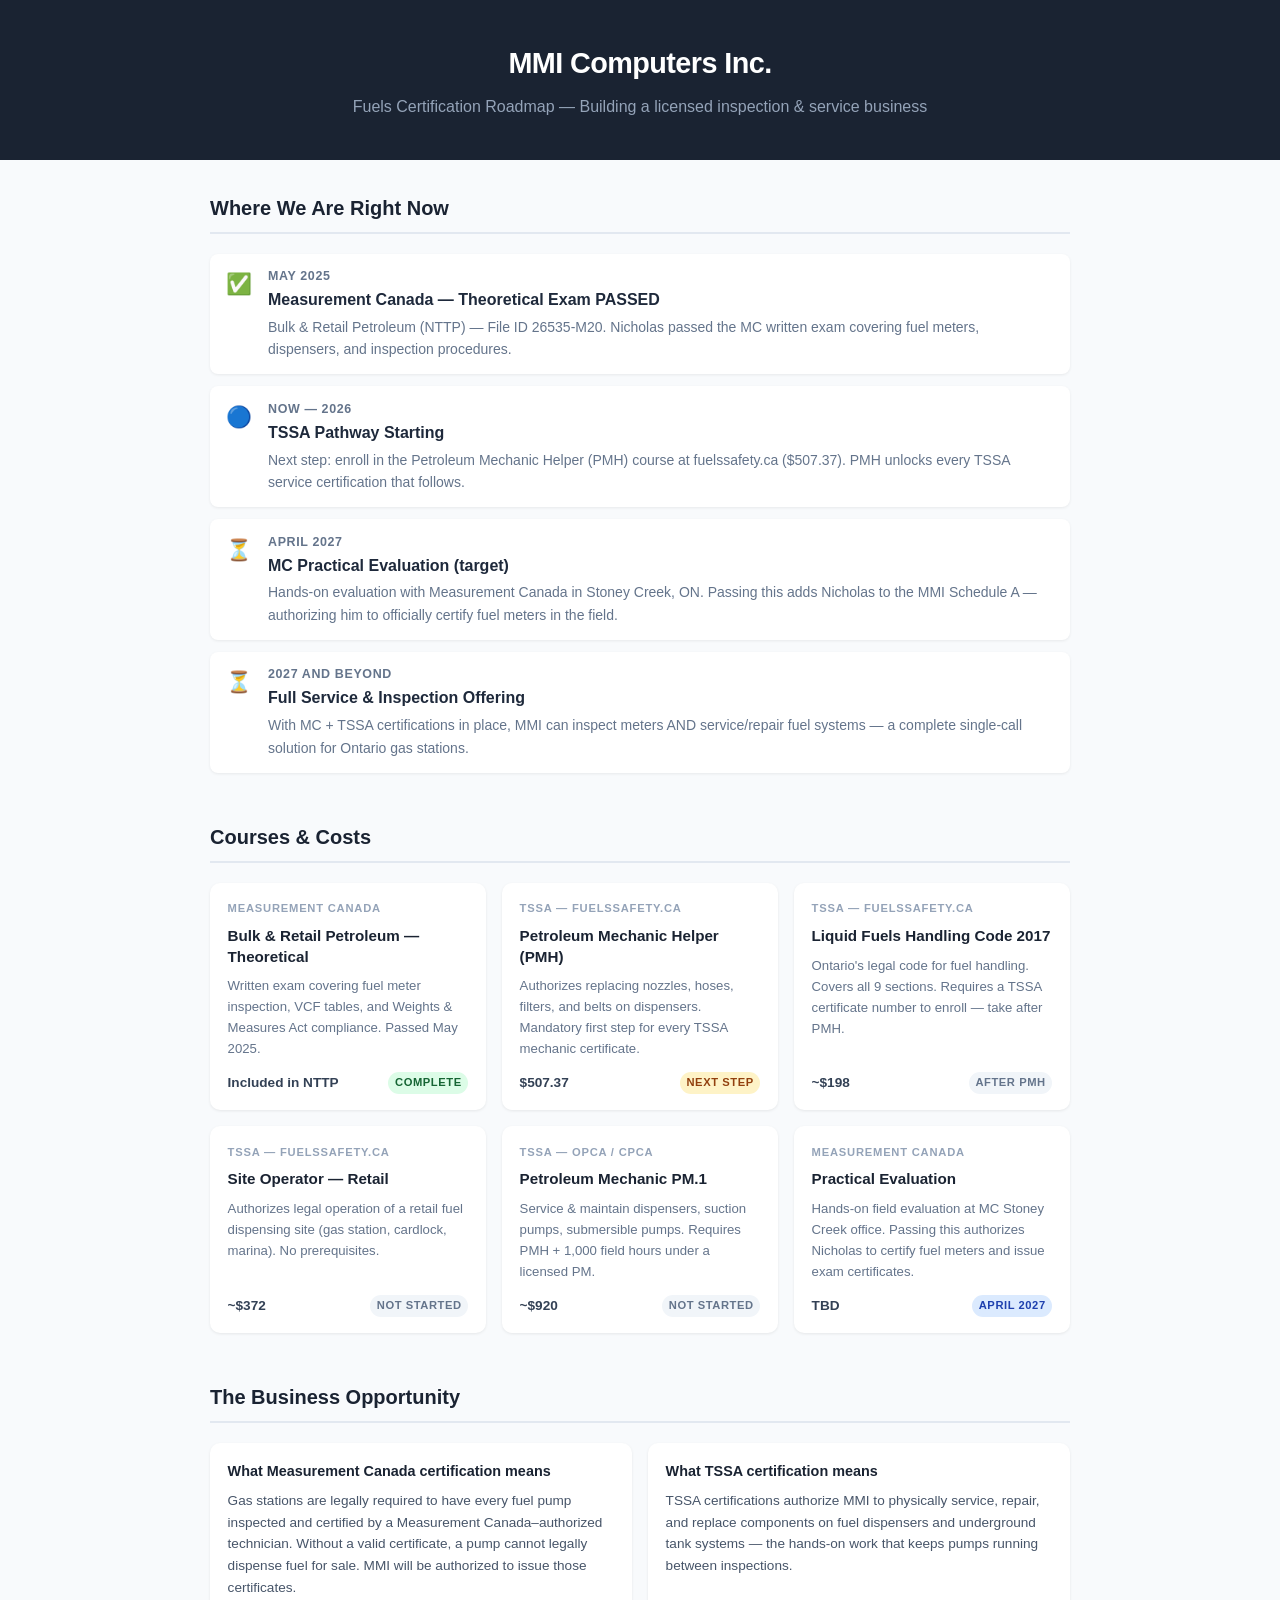
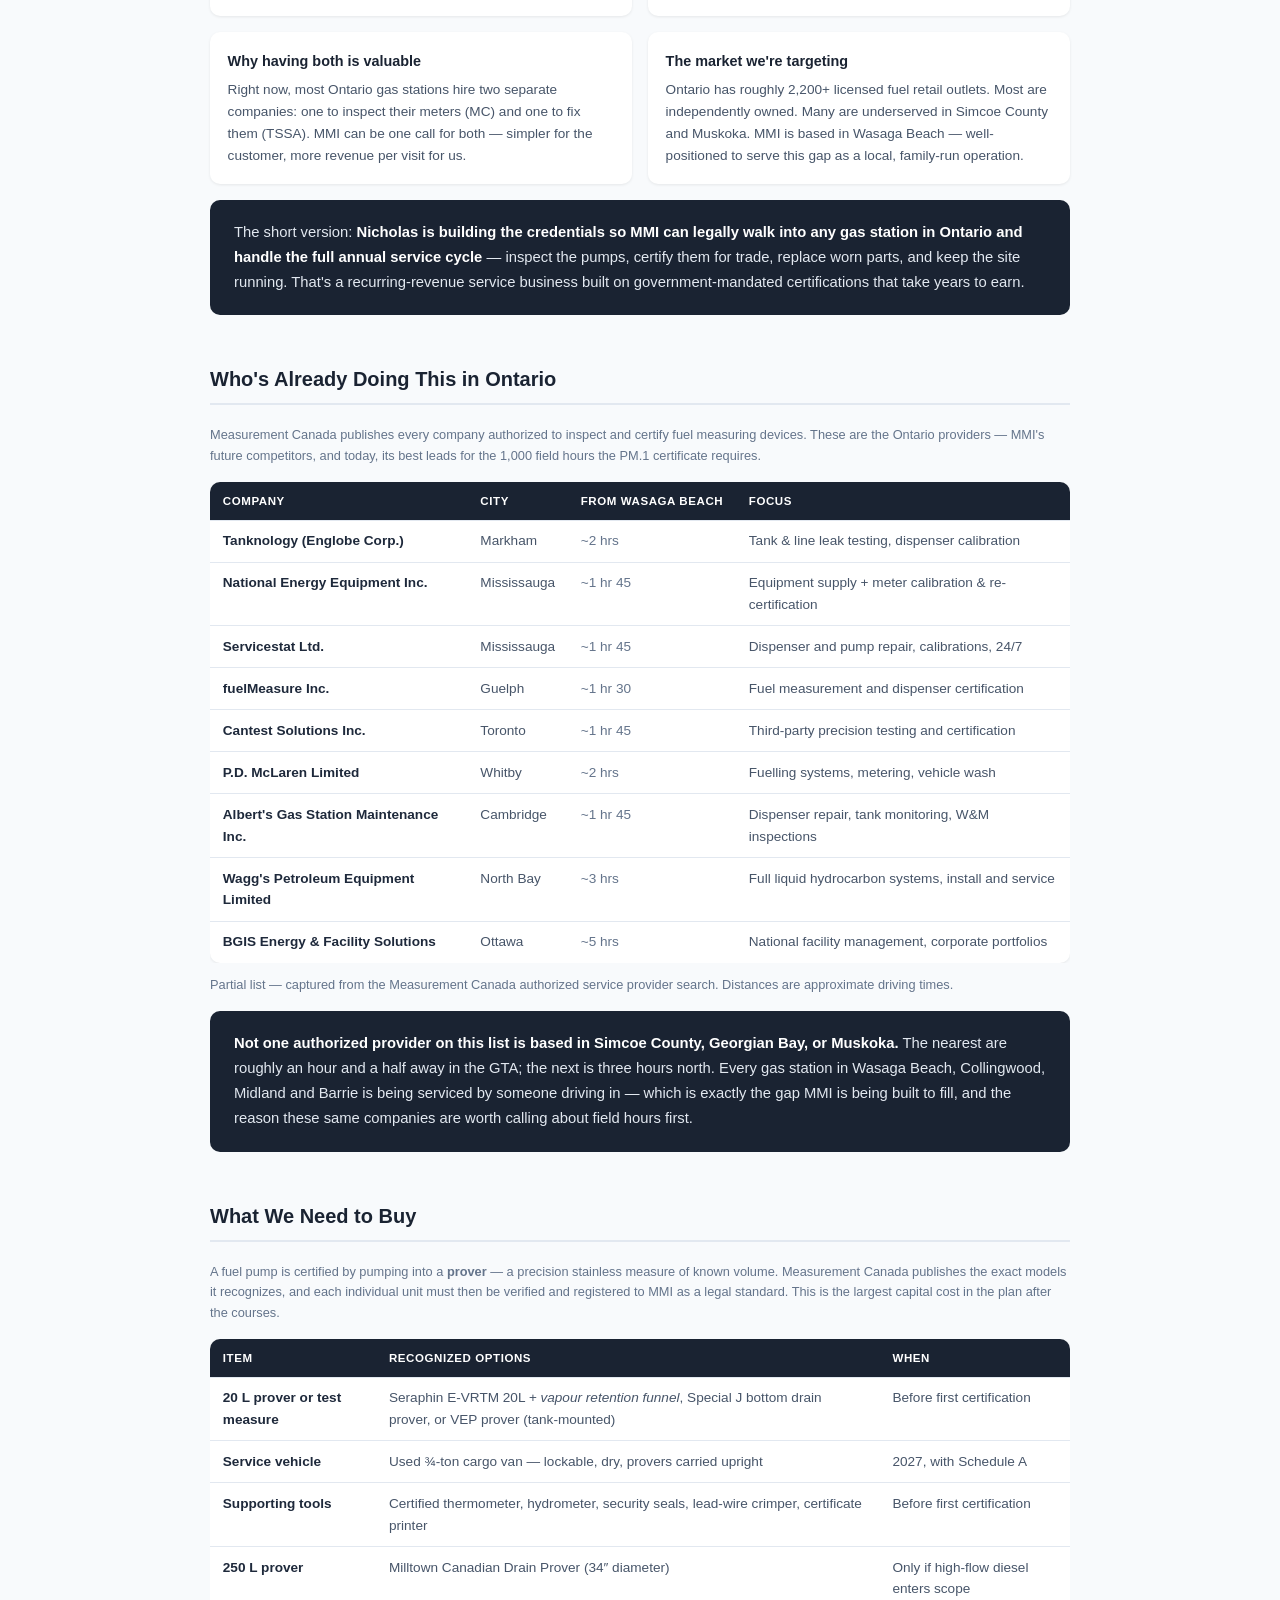
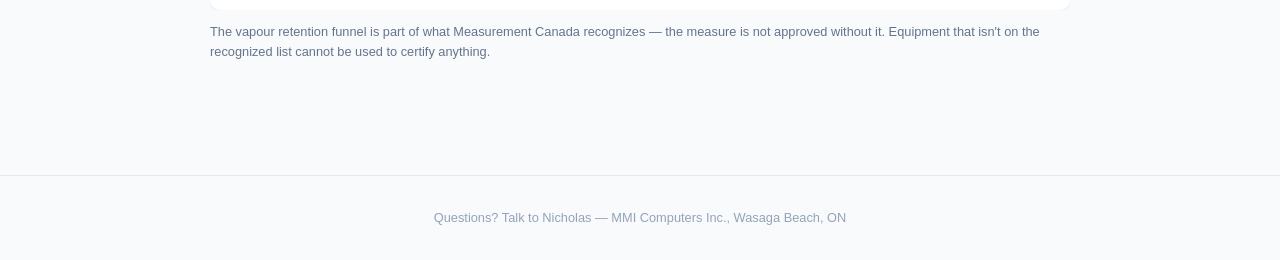
<file: docs/index.html>
<!DOCTYPE html>
<html lang="en">
<head>
  <meta charset="UTF-8">
  <meta name="viewport" content="width=device-width, initial-scale=1.0">
  <title>MMI — Fuels Certification Roadmap</title>
  <style>
    *, *::before, *::after { box-sizing: border-box; margin: 0; padding: 0; }

    body {
      font-family: -apple-system, BlinkMacSystemFont, 'Segoe UI', Roboto, Oxygen, sans-serif;
      background: #f8fafc;
      color: #1e293b;
      line-height: 1.6;
    }

    header {
      background: #1a2332;
      color: #fff;
      padding: 2.5rem 1.5rem;
      text-align: center;
    }
    header h1 {
      font-size: 1.8rem;
      font-weight: 700;
      letter-spacing: -0.02em;
    }
    header p {
      margin-top: 0.5rem;
      color: #94a3b8;
      font-size: 1rem;
    }

    main {
      max-width: 900px;
      margin: 0 auto;
      padding: 2rem 1.25rem 4rem;
    }

    section { margin-bottom: 3rem; }

    h2 {
      font-size: 1.25rem;
      font-weight: 700;
      color: #1a2332;
      border-bottom: 2px solid #e2e8f0;
      padding-bottom: 0.5rem;
      margin-bottom: 1.25rem;
    }

    /* ── Timeline ── */
    .timeline { list-style: none; }
    .timeline li {
      display: flex;
      gap: 1rem;
      align-items: flex-start;
      padding: 0.85rem 1rem;
      background: #fff;
      border-radius: 8px;
      margin-bottom: 0.75rem;
      box-shadow: 0 1px 3px rgba(0,0,0,0.07);
    }
    .timeline .icon { font-size: 1.3rem; flex-shrink: 0; }
    .timeline .date {
      font-size: 0.78rem;
      font-weight: 600;
      color: #64748b;
      text-transform: uppercase;
      letter-spacing: 0.05em;
      white-space: nowrap;
    }
    .timeline .detail { flex: 1; }
    .timeline .label {
      font-weight: 600;
      color: #1e293b;
    }
    .timeline .sub {
      font-size: 0.875rem;
      color: #64748b;
      margin-top: 0.2rem;
    }

    /* ── Course cards ── */
    .cards {
      display: grid;
      gap: 1rem;
      grid-template-columns: 1fr;
    }
    @media (min-width: 540px) { .cards { grid-template-columns: repeat(2, 1fr); } }
    @media (min-width: 780px) { .cards { grid-template-columns: repeat(3, 1fr); } }

    .card {
      background: #fff;
      border-radius: 10px;
      padding: 1.1rem 1.1rem 1rem;
      box-shadow: 0 1px 3px rgba(0,0,0,0.08);
      display: flex;
      flex-direction: column;
      gap: 0.5rem;
    }
    .card-authority {
      font-size: 0.7rem;
      font-weight: 700;
      text-transform: uppercase;
      letter-spacing: 0.07em;
      color: #94a3b8;
    }
    .card-name {
      font-size: 0.95rem;
      font-weight: 700;
      color: #1a2332;
      line-height: 1.35;
    }
    .card-desc {
      font-size: 0.825rem;
      color: #64748b;
      flex: 1;
    }
    .card-footer {
      display: flex;
      align-items: center;
      justify-content: space-between;
      margin-top: 0.25rem;
      gap: 0.5rem;
    }
    .card-price {
      font-size: 0.85rem;
      font-weight: 600;
      color: #334155;
    }
    .badge {
      display: inline-block;
      font-size: 0.7rem;
      font-weight: 700;
      text-transform: uppercase;
      letter-spacing: 0.05em;
      padding: 0.2em 0.6em;
      border-radius: 999px;
    }
    .badge-done    { background: #dcfce7; color: #166534; }
    .badge-active  { background: #dbeafe; color: #1e40af; }
    .badge-next    { background: #fef3c7; color: #92400e; }
    .badge-pending { background: #f1f5f9; color: #64748b; }

    /* ── Opportunity ── */
    .opportunity-grid {
      display: grid;
      gap: 1rem;
      grid-template-columns: 1fr;
    }
    @media (min-width: 600px) { .opportunity-grid { grid-template-columns: repeat(2, 1fr); } }

    .opp-card {
      background: #fff;
      border-radius: 10px;
      padding: 1.1rem;
      box-shadow: 0 1px 3px rgba(0,0,0,0.08);
    }
    .opp-card h3 {
      font-size: 0.9rem;
      font-weight: 700;
      color: #1a2332;
      margin-bottom: 0.4rem;
    }
    .opp-card p {
      font-size: 0.85rem;
      color: #475569;
    }

    .highlight-box {
      background: #1a2332;
      color: #e2e8f0;
      border-radius: 10px;
      padding: 1.25rem 1.5rem;
      margin-top: 1rem;
    }
    .highlight-box p {
      font-size: 0.925rem;
      line-height: 1.7;
    }
    .highlight-box strong { color: #fff; }

    /* ── Provider table ── */
    .table-wrap { overflow-x: auto; -webkit-overflow-scrolling: touch; }
    .provider-table {
      width: 100%;
      border-collapse: collapse;
      background: #fff;
      border-radius: 10px;
      overflow: hidden;
      box-shadow: 0 1px 3px rgba(0,0,0,0.08);
      font-size: 0.85rem;
      min-width: 480px;
    }
    .provider-table th {
      background: #1a2332;
      color: #fff;
      text-align: left;
      font-size: 0.72rem;
      text-transform: uppercase;
      letter-spacing: 0.05em;
      padding: 0.6rem 0.8rem;
      white-space: nowrap;
    }
    .provider-table td {
      padding: 0.6rem 0.8rem;
      border-top: 1px solid #e2e8f0;
      color: #475569;
      vertical-align: top;
    }
    .provider-table td:first-child { font-weight: 600; color: #1e293b; }
    .provider-table .dist { white-space: nowrap; color: #64748b; }
    .note {
      font-size: 0.8rem;
      color: #64748b;
      margin-top: 0.75rem;
    }

    footer {
      text-align: center;
      padding: 2rem 1rem;
      font-size: 0.8rem;
      color: #94a3b8;
      border-top: 1px solid #e2e8f0;
    }
  </style>
</head>
<body>

<header>
  <h1>MMI Computers Inc.</h1>
  <p>Fuels Certification Roadmap &mdash; Building a licensed inspection &amp; service business</p>
</header>

<main>

  <!-- ═══════════════════════════════════════════
       SECTION 1 — STATUS & TIMELINE
  ════════════════════════════════════════════ -->
  <section id="timeline">
    <h2>Where We Are Right Now</h2>
    <ul class="timeline">

      <li>
        <span class="icon">✅</span>
        <div class="detail">
          <div class="date">May 2025</div>
          <div class="label">Measurement Canada — Theoretical Exam PASSED</div>
          <div class="sub">Bulk &amp; Retail Petroleum (NTTP) &mdash; File ID 26535-M20. Nicholas passed the MC written exam covering fuel meters, dispensers, and inspection procedures.</div>
        </div>
      </li>

      <li>
        <span class="icon">🔵</span>
        <div class="detail">
          <div class="date">Now — 2026</div>
          <div class="label">TSSA Pathway Starting</div>
          <div class="sub">Next step: enroll in the Petroleum Mechanic Helper (PMH) course at fuelssafety.ca ($507.37). PMH unlocks every TSSA service certification that follows.</div>
        </div>
      </li>

      <li>
        <span class="icon">⏳</span>
        <div class="detail">
          <div class="date">April 2027</div>
          <div class="label">MC Practical Evaluation (target)</div>
          <div class="sub">Hands-on evaluation with Measurement Canada in Stoney Creek, ON. Passing this adds Nicholas to the MMI Schedule A — authorizing him to officially certify fuel meters in the field.</div>
        </div>
      </li>

      <li>
        <span class="icon">⏳</span>
        <div class="detail">
          <div class="date">2027 and beyond</div>
          <div class="label">Full Service &amp; Inspection Offering</div>
          <div class="sub">With MC + TSSA certifications in place, MMI can inspect meters AND service/repair fuel systems — a complete single-call solution for Ontario gas stations.</div>
        </div>
      </li>

    </ul>
  </section>

  <!-- ═══════════════════════════════════════════
       SECTION 2 — COURSES & COSTS
  ════════════════════════════════════════════ -->
  <section id="courses">
    <h2>Courses &amp; Costs</h2>
    <div class="cards">

      <div class="card">
        <div class="card-authority">Measurement Canada</div>
        <div class="card-name">Bulk &amp; Retail Petroleum — Theoretical</div>
        <div class="card-desc">Written exam covering fuel meter inspection, VCF tables, and Weights &amp; Measures Act compliance. Passed May 2025.</div>
        <div class="card-footer">
          <span class="card-price">Included in NTTP</span>
          <span class="badge badge-done">Complete</span>
        </div>
      </div>

      <div class="card">
        <div class="card-authority">TSSA &mdash; fuelssafety.ca</div>
        <div class="card-name">Petroleum Mechanic Helper (PMH)</div>
        <div class="card-desc">Authorizes replacing nozzles, hoses, filters, and belts on dispensers. Mandatory first step for every TSSA mechanic certificate.</div>
        <div class="card-footer">
          <span class="card-price">$507.37</span>
          <span class="badge badge-next">Next Step</span>
        </div>
      </div>

      <div class="card">
        <div class="card-authority">TSSA &mdash; fuelssafety.ca</div>
        <div class="card-name">Liquid Fuels Handling Code 2017</div>
        <div class="card-desc">Ontario's legal code for fuel handling. Covers all 9 sections. Requires a TSSA certificate number to enroll — take after PMH.</div>
        <div class="card-footer">
          <span class="card-price">~$198</span>
          <span class="badge badge-pending">After PMH</span>
        </div>
      </div>

      <div class="card">
        <div class="card-authority">TSSA &mdash; fuelssafety.ca</div>
        <div class="card-name">Site Operator — Retail</div>
        <div class="card-desc">Authorizes legal operation of a retail fuel dispensing site (gas station, cardlock, marina). No prerequisites.</div>
        <div class="card-footer">
          <span class="card-price">~$372</span>
          <span class="badge badge-pending">Not Started</span>
        </div>
      </div>

      <div class="card">
        <div class="card-authority">TSSA &mdash; OPCA / CPCA</div>
        <div class="card-name">Petroleum Mechanic PM.1</div>
        <div class="card-desc">Service &amp; maintain dispensers, suction pumps, submersible pumps. Requires PMH + 1,000 field hours under a licensed PM.</div>
        <div class="card-footer">
          <span class="card-price">~$920</span>
          <span class="badge badge-pending">Not Started</span>
        </div>
      </div>

      <div class="card">
        <div class="card-authority">Measurement Canada</div>
        <div class="card-name">Practical Evaluation</div>
        <div class="card-desc">Hands-on field evaluation at MC Stoney Creek office. Passing this authorizes Nicholas to certify fuel meters and issue exam certificates.</div>
        <div class="card-footer">
          <span class="card-price">TBD</span>
          <span class="badge badge-active">April 2027</span>
        </div>
      </div>

    </div>
  </section>

  <!-- ═══════════════════════════════════════════
       SECTION 3 — THE BUSINESS OPPORTUNITY
  ════════════════════════════════════════════ -->
  <section id="opportunity">
    <h2>The Business Opportunity</h2>

    <div class="opportunity-grid">

      <div class="opp-card">
        <h3>What Measurement Canada certification means</h3>
        <p>Gas stations are legally required to have every fuel pump inspected and certified by a Measurement Canada–authorized technician. Without a valid certificate, a pump cannot legally dispense fuel for sale. MMI will be authorized to issue those certificates.</p>
      </div>

      <div class="opp-card">
        <h3>What TSSA certification means</h3>
        <p>TSSA certifications authorize MMI to physically service, repair, and replace components on fuel dispensers and underground tank systems — the hands-on work that keeps pumps running between inspections.</p>
      </div>

      <div class="opp-card">
        <h3>Why having both is valuable</h3>
        <p>Right now, most Ontario gas stations hire two separate companies: one to inspect their meters (MC) and one to fix them (TSSA). MMI can be one call for both — simpler for the customer, more revenue per visit for us.</p>
      </div>

      <div class="opp-card">
        <h3>The market we're targeting</h3>
        <p>Ontario has roughly 2,200+ licensed fuel retail outlets. Most are independently owned. Many are underserved in Simcoe County and Muskoka. MMI is based in Wasaga Beach — well-positioned to serve this gap as a local, family-run operation.</p>
      </div>

    </div>

    <div class="highlight-box">
      <p>The short version: <strong>Nicholas is building the credentials so MMI can legally walk into any gas station in Ontario and handle the full annual service cycle</strong> — inspect the pumps, certify them for trade, replace worn parts, and keep the site running. That's a recurring-revenue service business built on government-mandated certifications that take years to earn.</p>
    </div>

  </section>

  <!-- ═══════════════════════════════════════════
       SECTION 4 — WHO'S ALREADY DOING THIS
  ════════════════════════════════════════════ -->
  <section id="providers">
    <h2>Who's Already Doing This in Ontario</h2>

    <p class="note" style="margin-top:0; margin-bottom:1rem;">
      Measurement Canada publishes every company authorized to inspect and certify fuel measuring devices.
      These are the Ontario providers &mdash; MMI's future competitors, and today, its best leads for the
      1,000 field hours the PM.1 certificate requires.
    </p>

    <div class="table-wrap">
      <table class="provider-table">
        <thead>
          <tr><th>Company</th><th>City</th><th>From Wasaga Beach</th><th>Focus</th></tr>
        </thead>
        <tbody>
          <tr><td>Tanknology (Englobe Corp.)</td><td>Markham</td><td class="dist">~2 hrs</td><td>Tank &amp; line leak testing, dispenser calibration</td></tr>
          <tr><td>National Energy Equipment Inc.</td><td>Mississauga</td><td class="dist">~1 hr 45</td><td>Equipment supply + meter calibration &amp; re-certification</td></tr>
          <tr><td>Servicestat Ltd.</td><td>Mississauga</td><td class="dist">~1 hr 45</td><td>Dispenser and pump repair, calibrations, 24/7</td></tr>
          <tr><td>fuelMeasure Inc.</td><td>Guelph</td><td class="dist">~1 hr 30</td><td>Fuel measurement and dispenser certification</td></tr>
          <tr><td>Cantest Solutions Inc.</td><td>Toronto</td><td class="dist">~1 hr 45</td><td>Third-party precision testing and certification</td></tr>
          <tr><td>P.D. McLaren Limited</td><td>Whitby</td><td class="dist">~2 hrs</td><td>Fuelling systems, metering, vehicle wash</td></tr>
          <tr><td>Albert's Gas Station Maintenance Inc.</td><td>Cambridge</td><td class="dist">~1 hr 45</td><td>Dispenser repair, tank monitoring, W&amp;M inspections</td></tr>
          <tr><td>Wagg's Petroleum Equipment Limited</td><td>North Bay</td><td class="dist">~3 hrs</td><td>Full liquid hydrocarbon systems, install and service</td></tr>
          <tr><td>BGIS Energy &amp; Facility Solutions</td><td>Ottawa</td><td class="dist">~5 hrs</td><td>National facility management, corporate portfolios</td></tr>
        </tbody>
      </table>
    </div>

    <p class="note">Partial list &mdash; captured from the Measurement Canada authorized service provider search. Distances are approximate driving times.</p>

    <div class="highlight-box">
      <p><strong>Not one authorized provider on this list is based in Simcoe County, Georgian Bay, or Muskoka.</strong>
      The nearest are roughly an hour and a half away in the GTA; the next is three hours north.
      Every gas station in Wasaga Beach, Collingwood, Midland and Barrie is being serviced by someone
      driving in &mdash; which is exactly the gap MMI is being built to fill, and the reason these same
      companies are worth calling about field hours first.</p>
    </div>

  </section>

  <!-- ═══════════════════════════════════════════
       SECTION 5 — EQUIPMENT
  ════════════════════════════════════════════ -->
  <section id="equipment">
    <h2>What We Need to Buy</h2>

    <p class="note" style="margin-top:0; margin-bottom:1rem;">
      A fuel pump is certified by pumping into a <strong>prover</strong> &mdash; a precision stainless measure
      of known volume. Measurement Canada publishes the exact models it recognizes, and each individual unit
      must then be verified and registered to MMI as a legal standard. This is the largest capital cost in
      the plan after the courses.
    </p>

    <div class="table-wrap">
      <table class="provider-table">
        <thead>
          <tr><th>Item</th><th>Recognized options</th><th>When</th></tr>
        </thead>
        <tbody>
          <tr>
            <td>20 L prover or test measure</td>
            <td>Seraphin E-VRTM 20L <em>+ vapour retention funnel</em>, Special J bottom drain prover, or VEP prover (tank-mounted)</td>
            <td>Before first certification</td>
          </tr>
          <tr>
            <td>Service vehicle</td>
            <td>Used &frac34;-ton cargo van &mdash; lockable, dry, provers carried upright</td>
            <td>2027, with Schedule A</td>
          </tr>
          <tr>
            <td>Supporting tools</td>
            <td>Certified thermometer, hydrometer, security seals, lead-wire crimper, certificate printer</td>
            <td>Before first certification</td>
          </tr>
          <tr>
            <td>250 L prover</td>
            <td>Milltown Canadian Drain Prover (34&Prime; diameter)</td>
            <td>Only if high-flow diesel enters scope</td>
          </tr>
        </tbody>
      </table>
    </div>

    <p class="note">
      The vapour retention funnel is part of what Measurement Canada recognizes &mdash; the measure is not
      approved without it. Equipment that isn't on the recognized list cannot be used to certify anything.
    </p>

  </section>

</main>

<footer>
  Questions? Talk to Nicholas &mdash; MMI Computers Inc., Wasaga Beach, ON
</footer>

</body>
</html>
</file>
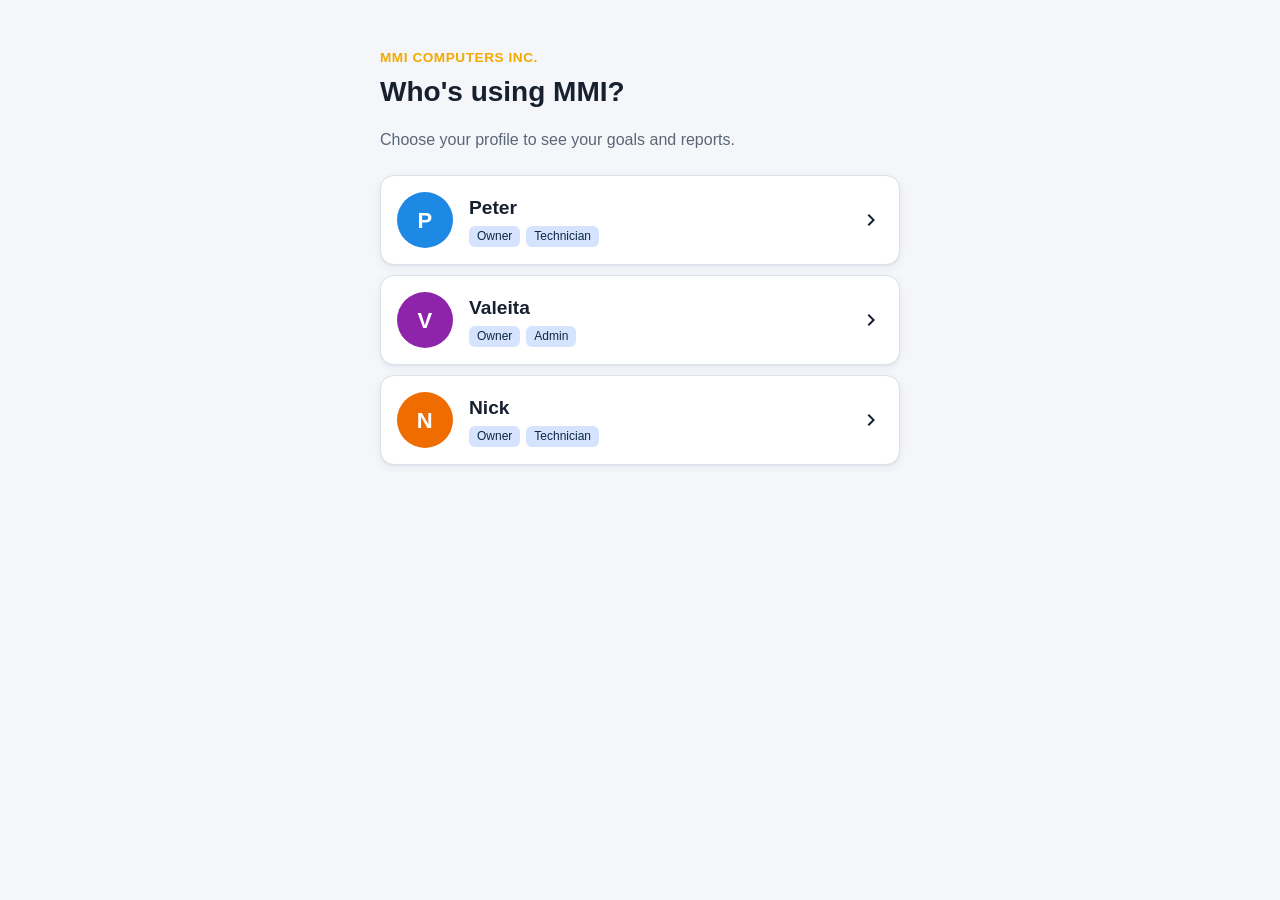
<file: docs/app/index.html>
<!DOCTYPE html>
<html lang="en">
<head>
  <meta charset="UTF-8">
  <meta name="viewport" content="width=device-width, initial-scale=1.0, viewport-fit=cover">
  <title>MMI Members</title>
  <meta name="description" content="Profiles, goals and reports for MMI Computers Inc.">
  <meta name="theme-color" content="#1f3a5f">
  <meta name="apple-mobile-web-app-capable" content="yes">
  <meta name="mobile-web-app-capable" content="yes">
  <meta name="apple-mobile-web-app-title" content="MMI">
  <meta name="apple-mobile-web-app-status-bar-style" content="black-translucent">
  <link rel="manifest" href="manifest.webmanifest">
  <link rel="icon" href="icons/icon-192.png" type="image/png">
  <link rel="apple-touch-icon" href="icons/apple-touch-icon.png">
  <link rel="stylesheet" href="app.css">
</head>
<body>
  <div id="app"></div>
  <nav id="tabs" class="tabs" hidden></nav>
  <div id="dialog-root"></div>
  <script src="vcf-tables.js"></script>
  <script src="sops.js"></script>
  <script src="app.js"></script>
</body>
</html>
</file>
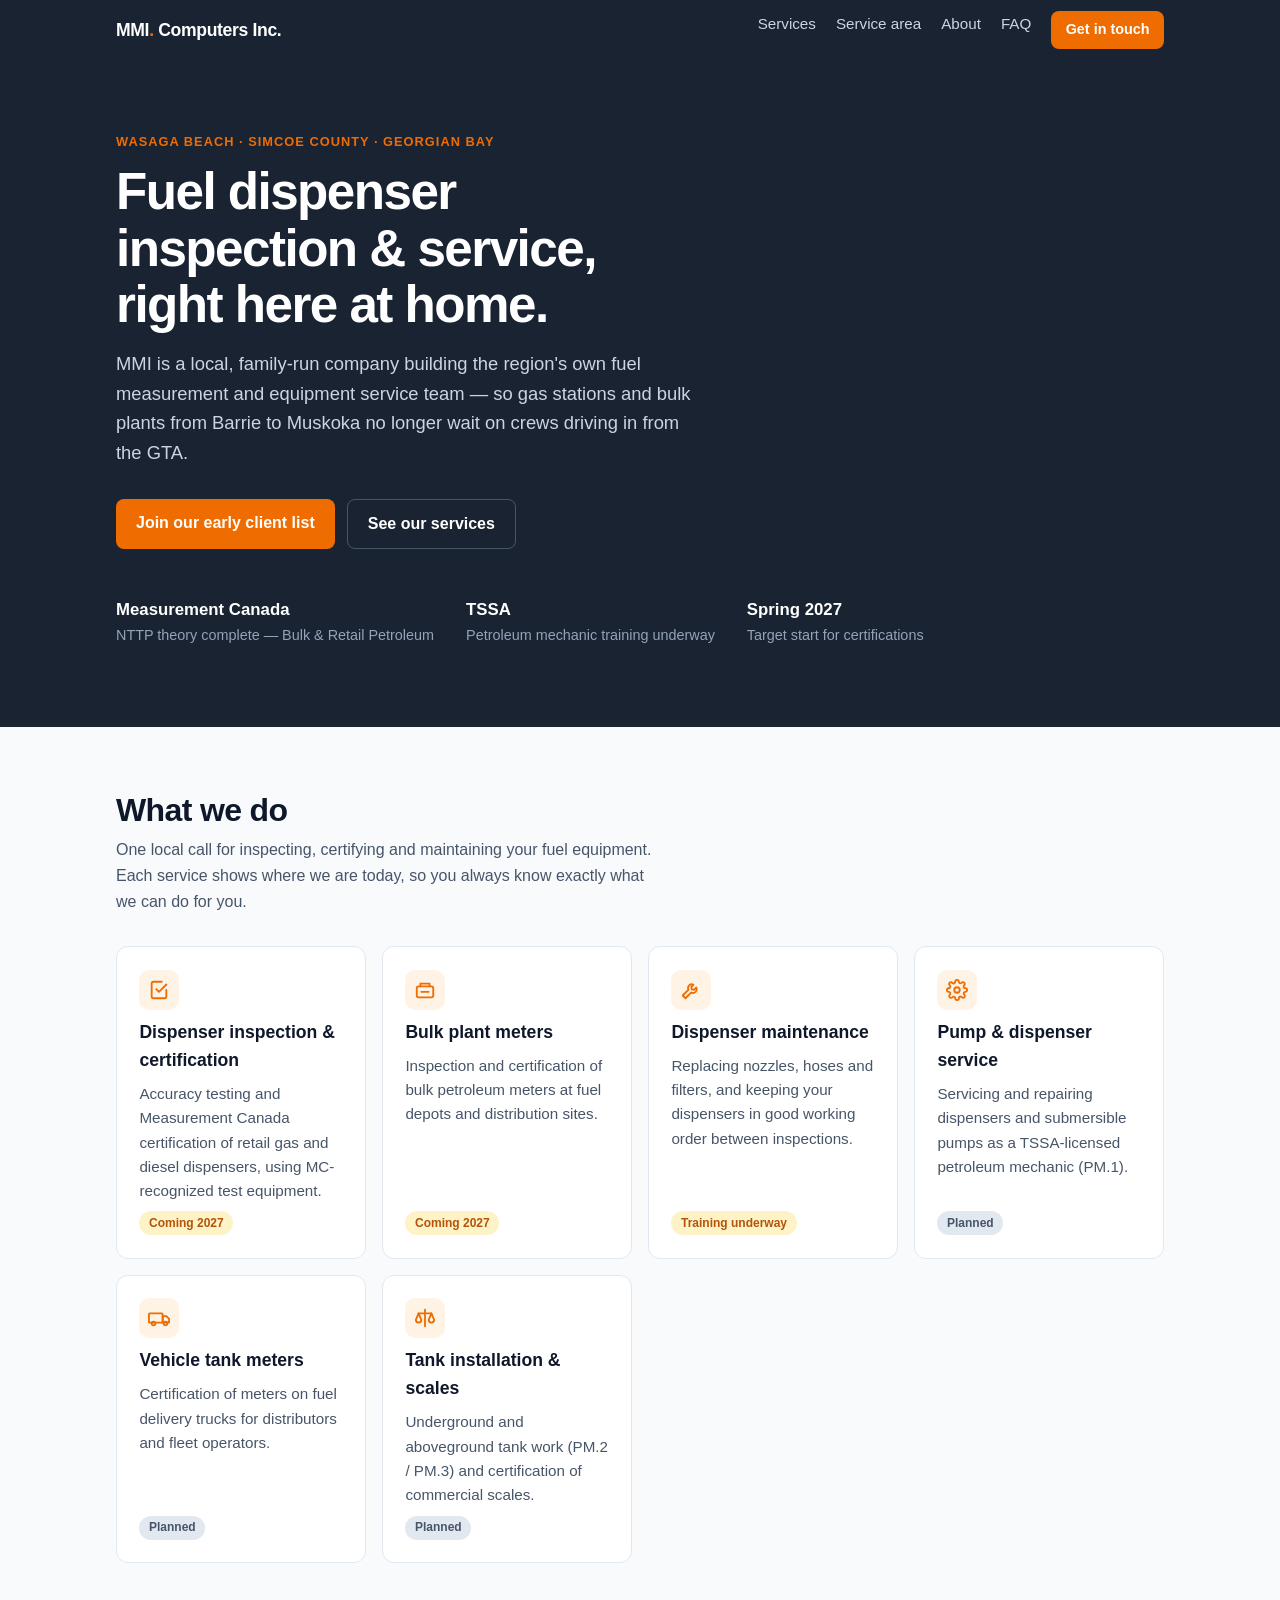
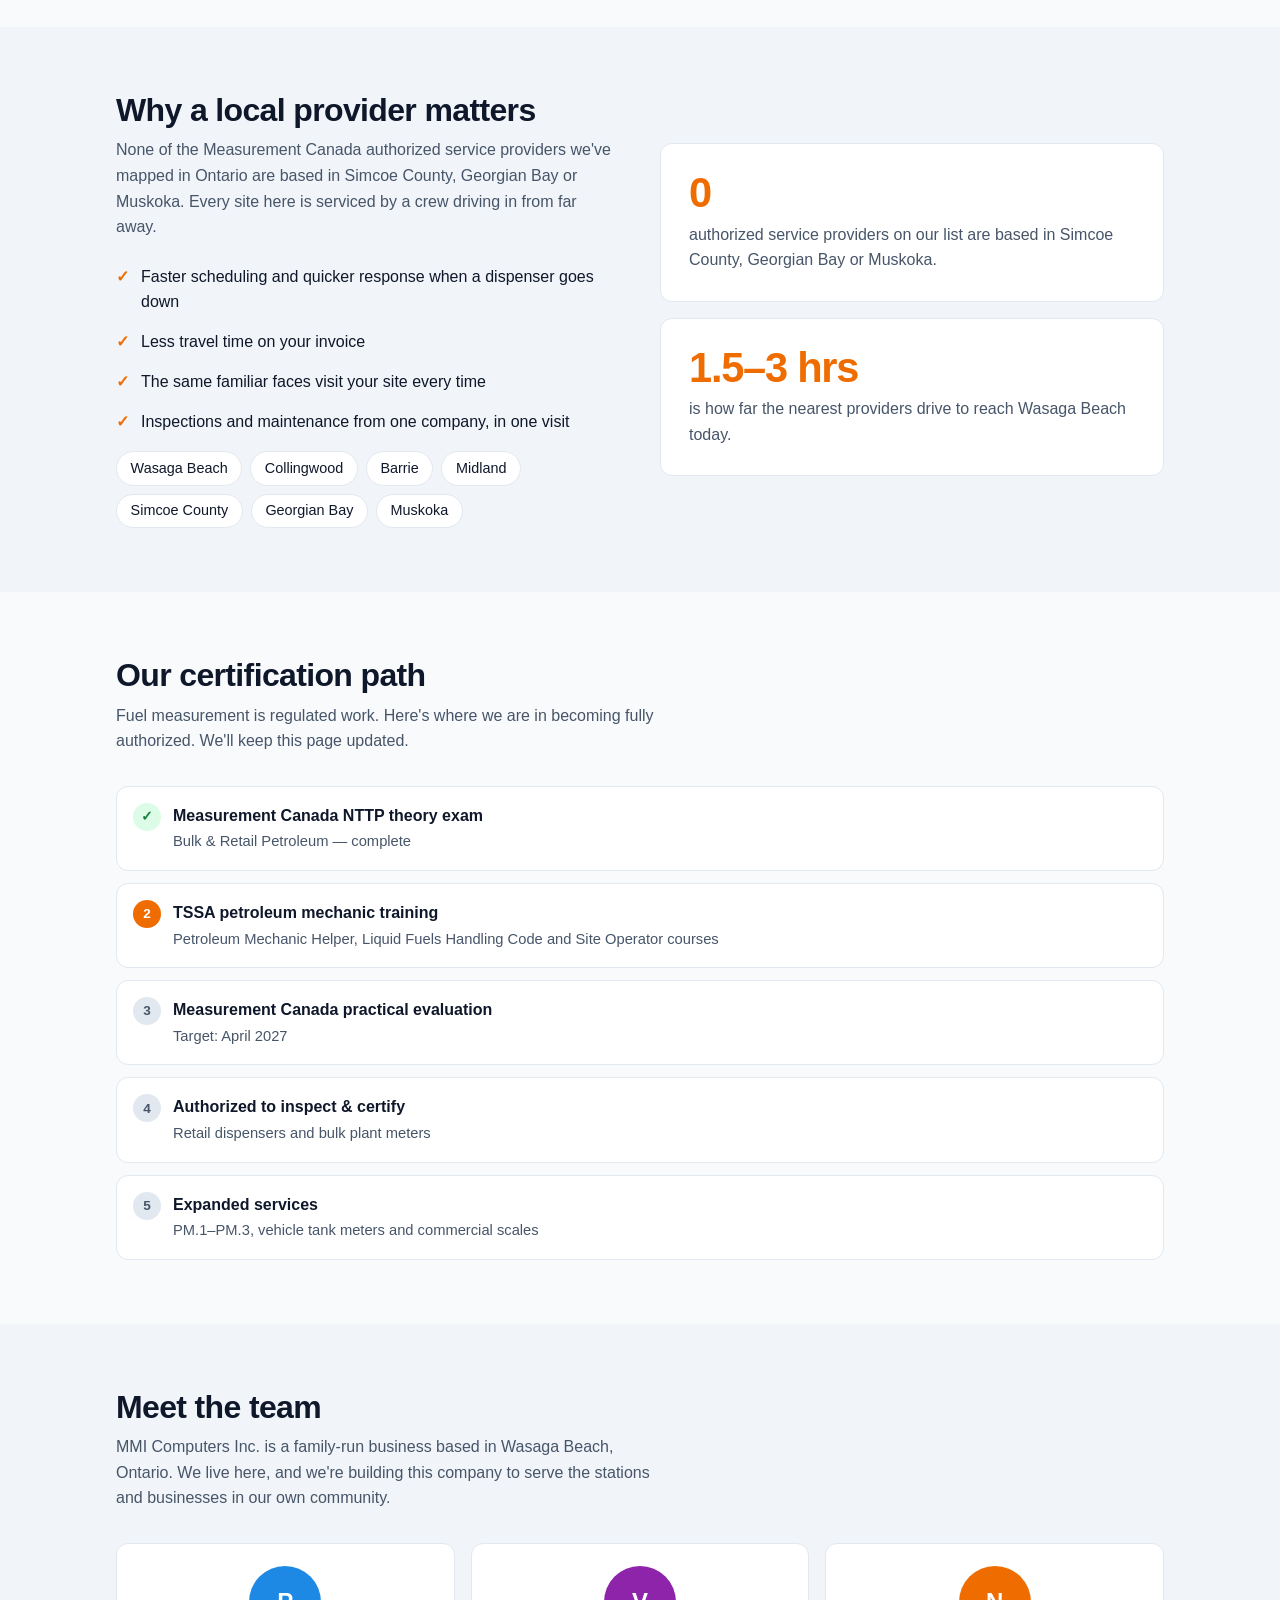
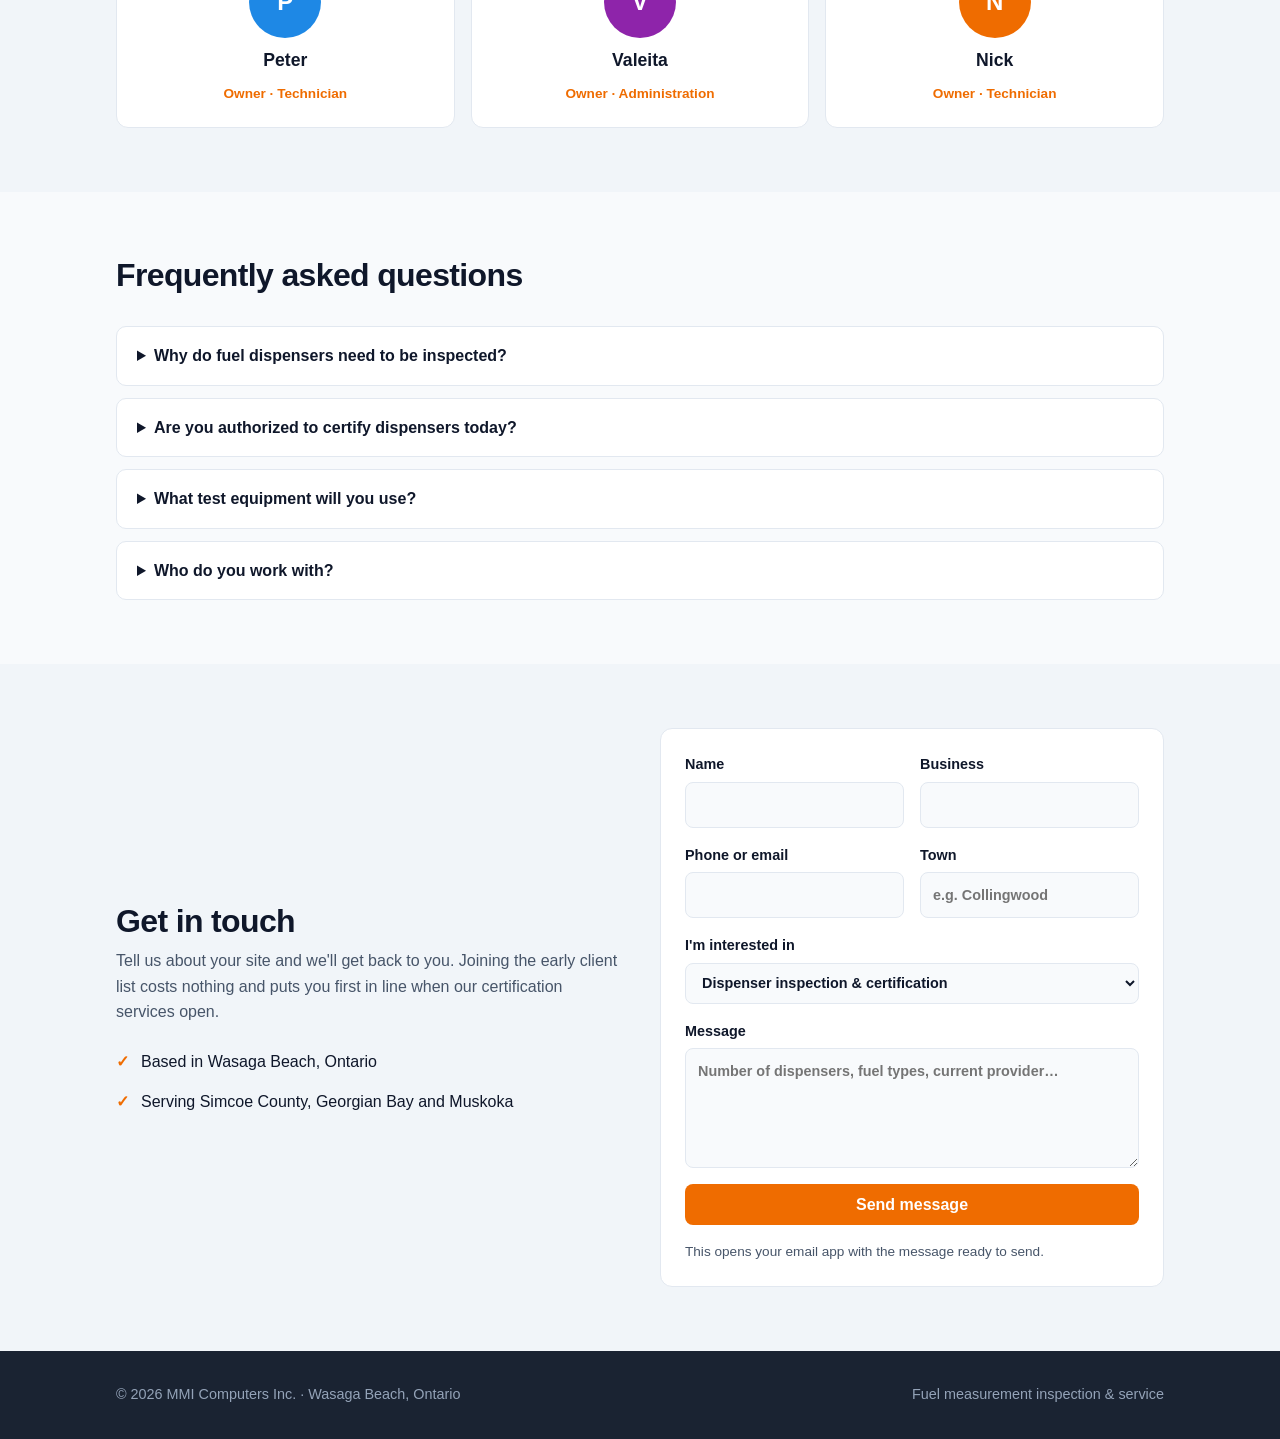
<file: docs/site/index.html>
<!DOCTYPE html>
<html lang="en">
<head>
  <meta charset="UTF-8">
  <meta name="viewport" content="width=device-width, initial-scale=1.0">
  <title>MMI Computers Inc. — Fuel Dispenser Inspection &amp; Service</title>
  <meta name="description" content="Local fuel dispenser inspection, certification and service for Wasaga Beach, Collingwood, Barrie, Simcoe County, Georgian Bay and Muskoka.">
  <link rel="icon" href="../app/icons/icon-192.png">
  <style>
    :root {
      --bg: #f8fafc;
      --surface: #ffffff;
      --surface-2: #f1f5f9;
      --text: #0f172a;
      --muted: #475569;
      --border: #e2e8f0;
      --navy: #1a2332;
      --accent: #ef6c00;
      --accent-ink: #ffffff;
      --accent-soft: #fff3e6;
      --ok: #15803d;
      --ok-soft: #dcfce7;
      --soon: #b45309;
      --soon-soft: #fef3c7;
      --later: #475569;
      --later-soft: #e2e8f0;
    }
    @media (prefers-color-scheme: dark) {
      :root:not([data-theme="light"]) {
        --bg: #0b1120;
        --surface: #111827;
        --surface-2: #1e293b;
        --text: #e2e8f0;
        --muted: #94a3b8;
        --border: #263247;
        --accent-soft: #3a2410;
        --ok: #4ade80;
        --ok-soft: #14301f;
        --soon: #fbbf24;
        --soon-soft: #3a2c0b;
        --later: #cbd5e1;
        --later-soft: #263247;
      }
    }

    *, *::before, *::after { box-sizing: border-box; margin: 0; padding: 0; }
    html { scroll-behavior: smooth; }
    body {
      font-family: -apple-system, BlinkMacSystemFont, 'Segoe UI', Roboto, Oxygen, sans-serif;
      background: var(--bg);
      color: var(--text);
      line-height: 1.6;
    }
    a { color: var(--accent); }
    .wrap { max-width: 1080px; margin: 0 auto; padding: 0 16px; }

    /* ── Nav ── */
    nav {
      position: sticky; top: 0; z-index: 10;
      background: var(--navy);
      color: #fff;
    }
    nav .wrap { display: flex; align-items: center; justify-content: space-between; gap: 1rem; height: 60px; }
    .brand { font-weight: 800; letter-spacing: -0.02em; color: #fff; text-decoration: none; font-size: 1.1rem; }
    .brand span { color: var(--accent); }
    nav ul { list-style: none; display: flex; gap: 1.25rem; }
    nav ul a { color: #cbd5e1; text-decoration: none; font-size: 0.95rem; }
    nav ul a:hover { color: #fff; }
    @media (max-width: 720px) { nav ul li:not(.cta) { display: none; } }
    .btn {
      display: inline-block; padding: 0.7rem 1.25rem; border-radius: 8px;
      background: var(--accent); color: var(--accent-ink); font-weight: 700;
      text-decoration: none; border: 0; cursor: pointer; font-size: 1rem;
    }
    .btn.ghost { background: transparent; color: #fff; border: 1.5px solid #475569; }
    nav .btn { padding: 0.45rem 0.9rem; font-size: 0.9rem; color: var(--accent-ink) !important; }

    /* ── Hero ── */
    .hero { background: var(--navy); color: #fff; padding: 4.5rem 0 5rem; }
    .eyebrow { color: var(--accent); font-weight: 700; text-transform: uppercase; letter-spacing: 0.08em; font-size: 0.8rem; }
    .hero h1 { font-size: clamp(2rem, 5vw, 3.2rem); line-height: 1.1; letter-spacing: -0.03em; margin: 0.75rem 0 1rem; max-width: 18ch; }
    .hero p.lead { color: #cbd5e1; font-size: 1.15rem; max-width: 58ch; }
    .hero .actions { display: flex; flex-wrap: wrap; gap: 0.75rem; margin-top: 2rem; }
    .hero .facts { display: flex; flex-wrap: wrap; gap: 2rem; margin-top: 3rem; color: #94a3b8; font-size: 0.9rem; }
    .hero .facts strong { display: block; color: #fff; font-size: 1.05rem; }

    /* ── Sections ── */
    section { padding: 4rem 0; }
    section.alt { background: var(--surface-2); }
    h2 { font-size: clamp(1.5rem, 3vw, 2rem); letter-spacing: -0.02em; line-height: 1.2; }
    .section-intro { color: var(--muted); max-width: 62ch; margin-top: 0.5rem; }
    .grid { display: grid; gap: 1rem; margin-top: 2rem; grid-template-columns: repeat(auto-fit, minmax(250px, 1fr)); }
    .card {
      background: var(--surface); border: 1px solid var(--border); border-radius: 12px;
      padding: 1.4rem; display: flex; flex-direction: column; gap: 0.5rem;
    }
    .card h3 { font-size: 1.1rem; }
    .card p { color: var(--muted); font-size: 0.95rem; }
    .icon { width: 40px; height: 40px; border-radius: 10px; background: var(--accent-soft); color: var(--accent); display: grid; place-items: center; }
    .icon svg { width: 22px; height: 22px; fill: none; stroke: currentColor; stroke-width: 2; stroke-linecap: round; stroke-linejoin: round; }
    .pill { align-self: flex-start; font-size: 0.75rem; font-weight: 700; padding: 0.15rem 0.6rem; border-radius: 999px; margin-top: auto; }
    .pill.ok { background: var(--ok-soft); color: var(--ok); }
    .pill.soon { background: var(--soon-soft); color: var(--soon); }
    .pill.later { background: var(--later-soft); color: var(--later); }

    /* ── Why local ── */
    .split { display: grid; gap: 2.5rem; grid-template-columns: 1fr 1fr; align-items: center; }
    @media (max-width: 820px) { .split { grid-template-columns: 1fr; } }
    .checks { list-style: none; margin-top: 1.5rem; display: grid; gap: 0.9rem; }
    .checks li { display: flex; gap: 0.75rem; }
    .checks li::before { content: "✓"; color: var(--accent); font-weight: 800; flex: none; }
    .areas { display: flex; flex-wrap: wrap; gap: 0.5rem; margin-top: 1rem; }
    .areas span { background: var(--surface); border: 1px solid var(--border); border-radius: 999px; padding: 0.3rem 0.85rem; font-size: 0.9rem; }
    .stat { background: var(--surface); border: 1px solid var(--border); border-radius: 12px; padding: 1.75rem; }
    .stat .big { font-size: 2.6rem; font-weight: 800; color: var(--accent); letter-spacing: -0.03em; line-height: 1; }
    .stat p { color: var(--muted); margin-top: 0.5rem; }
    .stat + .stat { margin-top: 1rem; }

    /* ── Timeline ── */
    .steps { list-style: none; margin-top: 2rem; display: grid; gap: 0.75rem; counter-reset: s; }
    .steps li {
      counter-increment: s; background: var(--surface); border: 1px solid var(--border); border-radius: 12px;
      padding: 1rem 1.25rem 1rem 3.5rem; position: relative;
    }
    .steps li::before {
      content: counter(s); position: absolute; left: 1rem; top: 1rem; width: 1.75rem; height: 1.75rem;
      border-radius: 50%; display: grid; place-items: center; font-weight: 800; font-size: 0.85rem;
      background: var(--later-soft); color: var(--later);
    }
    .steps li.done::before { content: "✓"; background: var(--ok-soft); color: var(--ok); }
    .steps li.now::before { background: var(--accent); color: var(--accent-ink); }
    .steps strong { display: block; }
    .steps span { color: var(--muted); font-size: 0.92rem; }

    /* ── Team ── */
    .person { align-items: center; text-align: center; }
    .avatar { width: 72px; height: 72px; border-radius: 50%; display: grid; place-items: center; color: #fff; font-weight: 800; font-size: 1.5rem; }
    .role { color: var(--accent); font-weight: 700; font-size: 0.85rem; }

    /* ── FAQ ── */
    details { background: var(--surface); border: 1px solid var(--border); border-radius: 10px; padding: 1rem 1.25rem; }
    details + details { margin-top: 0.75rem; }
    summary { cursor: pointer; font-weight: 700; }
    details p { color: var(--muted); margin-top: 0.6rem; }

    /* ── Contact ── */
    form { display: grid; gap: 1rem; background: var(--surface); border: 1px solid var(--border); border-radius: 12px; padding: 1.5rem; }
    .row2 { display: grid; gap: 1rem; grid-template-columns: 1fr 1fr; }
    @media (max-width: 560px) { .row2 { grid-template-columns: 1fr; } }
    label { display: grid; gap: 0.35rem; font-size: 0.9rem; font-weight: 600; }
    input, select, textarea {
      font: inherit; padding: 0.65rem 0.75rem; border-radius: 8px; border: 1px solid var(--border);
      background: var(--bg); color: var(--text); width: 100%;
    }
    textarea { min-height: 120px; resize: vertical; }
    .form-note { color: var(--muted); font-size: 0.85rem; }

    footer { background: var(--navy); color: #94a3b8; padding: 2rem 0; font-size: 0.9rem; }
    footer .wrap { display: flex; flex-wrap: wrap; justify-content: space-between; gap: 1rem; }
  </style>
</head>
<body>

<nav>
  <div class="wrap">
    <a class="brand" href="#top">MMI<span>.</span> Computers Inc.</a>
    <ul>
      <li><a href="#services">Services</a></li>
      <li><a href="#area">Service area</a></li>
      <li><a href="#about">About</a></li>
      <li><a href="#faq">FAQ</a></li>
      <li class="cta"><a class="btn" href="#contact">Get in touch</a></li>
    </ul>
  </div>
</nav>

<header class="hero" id="top">
  <div class="wrap">
    <div class="eyebrow">Wasaga Beach · Simcoe County · Georgian Bay</div>
    <h1>Fuel dispenser inspection &amp; service, right here at home.</h1>
    <p class="lead">
      MMI is a local, family-run company building the region's own fuel measurement and equipment
      service team — so gas stations and bulk plants from Barrie to Muskoka no longer wait on crews
      driving in from the GTA.
    </p>
    <div class="actions">
      <a class="btn" href="#contact">Join our early client list</a>
      <a class="btn ghost" href="#services">See our services</a>
    </div>
    <div class="facts">
      <div><strong>Measurement Canada</strong>NTTP theory complete — Bulk &amp; Retail Petroleum</div>
      <div><strong>TSSA</strong>Petroleum mechanic training underway</div>
      <div><strong>Spring 2027</strong>Target start for certifications</div>
    </div>
  </div>
</header>

<main>

  <section id="services">
    <div class="wrap">
      <h2>What we do</h2>
      <p class="section-intro">
        One local call for inspecting, certifying and maintaining your fuel equipment. Each service shows where
        we are today, so you always know exactly what we can do for you.
      </p>

      <div class="grid">
        <article class="card">
          <div class="icon"><svg viewBox="0 0 24 24"><path d="M9 11l3 3 8-8"/><path d="M20 12v7a2 2 0 0 1-2 2H6a2 2 0 0 1-2-2V5a2 2 0 0 1 2-2h9"/></svg></div>
          <h3>Dispenser inspection &amp; certification</h3>
          <p>Accuracy testing and Measurement Canada certification of retail gas and diesel dispensers, using MC-recognized test equipment.</p>
          <span class="pill soon">Coming 2027</span>
        </article>
        <article class="card">
          <div class="icon"><svg viewBox="0 0 24 24"><rect x="3" y="8" width="18" height="12" rx="2"/><path d="M7 8V5h10v3"/><path d="M8 14h8"/></svg></div>
          <h3>Bulk plant meters</h3>
          <p>Inspection and certification of bulk petroleum meters at fuel depots and distribution sites.</p>
          <span class="pill soon">Coming 2027</span>
        </article>
        <article class="card">
          <div class="icon"><svg viewBox="0 0 24 24"><path d="M14.7 6.3a4 4 0 0 0-5.4 5.4L3 18l3 3 6.3-6.3a4 4 0 0 0 5.4-5.4l-2.5 2.5-2.4-.6-.6-2.4z"/></svg></div>
          <h3>Dispenser maintenance</h3>
          <p>Replacing nozzles, hoses and filters, and keeping your dispensers in good working order between inspections.</p>
          <span class="pill soon">Training underway</span>
        </article>
        <article class="card">
          <div class="icon"><svg viewBox="0 0 24 24"><circle cx="12" cy="12" r="3"/><path d="M19.4 15a1.7 1.7 0 0 0 .3 1.8l.1.1a2 2 0 1 1-2.8 2.8l-.1-.1a1.7 1.7 0 0 0-1.8-.3 1.7 1.7 0 0 0-1 1.5V21a2 2 0 1 1-4 0v-.1a1.7 1.7 0 0 0-1.1-1.5 1.7 1.7 0 0 0-1.8.3l-.1.1a2 2 0 1 1-2.8-2.8l.1-.1a1.7 1.7 0 0 0 .3-1.8 1.7 1.7 0 0 0-1.5-1H3a2 2 0 1 1 0-4h.1a1.7 1.7 0 0 0 1.5-1.1 1.7 1.7 0 0 0-.3-1.8l-.1-.1a2 2 0 1 1 2.8-2.8l.1.1a1.7 1.7 0 0 0 1.8.3H9a1.7 1.7 0 0 0 1-1.5V3a2 2 0 1 1 4 0v.1a1.7 1.7 0 0 0 1 1.5 1.7 1.7 0 0 0 1.8-.3l.1-.1a2 2 0 1 1 2.8 2.8l-.1.1a1.7 1.7 0 0 0-.3 1.8V9a1.7 1.7 0 0 0 1.5 1H21a2 2 0 1 1 0 4h-.1a1.7 1.7 0 0 0-1.5 1z"/></svg></div>
          <h3>Pump &amp; dispenser service</h3>
          <p>Servicing and repairing dispensers and submersible pumps as a TSSA-licensed petroleum mechanic (PM.1).</p>
          <span class="pill later">Planned</span>
        </article>
        <article class="card">
          <div class="icon"><svg viewBox="0 0 24 24"><rect x="1" y="7" width="15" height="10" rx="1"/><path d="M16 10h4l3 3v4h-7z"/><circle cx="6" cy="18" r="2"/><circle cx="19" cy="18" r="2"/></svg></div>
          <h3>Vehicle tank meters</h3>
          <p>Certification of meters on fuel delivery trucks for distributors and fleet operators.</p>
          <span class="pill later">Planned</span>
        </article>
        <article class="card">
          <div class="icon"><svg viewBox="0 0 24 24"><path d="M12 3v18"/><path d="M5 7h14"/><path d="M5 7l-3 7a3 3 0 0 0 6 0z"/><path d="M19 7l-3 7a3 3 0 0 0 6 0z"/></svg></div>
          <h3>Tank installation &amp; scales</h3>
          <p>Underground and aboveground tank work (PM.2 / PM.3) and certification of commercial scales.</p>
          <span class="pill later">Planned</span>
        </article>
      </div>
    </div>
  </section>

  <section id="area" class="alt">
    <div class="wrap split">
      <div>
        <h2>Why a local provider matters</h2>
        <p class="section-intro">
          None of the Measurement Canada authorized service providers we've mapped in Ontario are based in Simcoe
          County, Georgian Bay or Muskoka. Every site here is serviced by a crew driving in from far away.
        </p>
        <ul class="checks">
          <li>Faster scheduling and quicker response when a dispenser goes down</li>
          <li>Less travel time on your invoice</li>
          <li>The same familiar faces visit your site every time</li>
          <li>Inspections and maintenance from one company, in one visit</li>
        </ul>
        <div class="areas" aria-label="Communities served">
          <span>Wasaga Beach</span><span>Collingwood</span><span>Barrie</span><span>Midland</span>
          <span>Simcoe County</span><span>Georgian Bay</span><span>Muskoka</span>
        </div>
      </div>
      <div>
        <div class="stat">
          <div class="big">0</div>
          <p>authorized service providers on our list are based in Simcoe County, Georgian Bay or Muskoka.</p>
        </div>
        <div class="stat">
          <div class="big">1.5–3 hrs</div>
          <p>is how far the nearest providers drive to reach Wasaga Beach today.</p>
        </div>
      </div>
    </div>
  </section>

  <section id="progress">
    <div class="wrap">
      <h2>Our certification path</h2>
      <p class="section-intro">
        Fuel measurement is regulated work. Here's where we are in becoming fully authorized. We'll keep this page updated.
      </p>
      <ol class="steps">
        <li class="done"><strong>Measurement Canada NTTP theory exam</strong><span>Bulk &amp; Retail Petroleum — complete</span></li>
        <li class="now"><strong>TSSA petroleum mechanic training</strong><span>Petroleum Mechanic Helper, Liquid Fuels Handling Code and Site Operator courses</span></li>
        <li><strong>Measurement Canada practical evaluation</strong><span>Target: April 2027</span></li>
        <li><strong>Authorized to inspect &amp; certify</strong><span>Retail dispensers and bulk plant meters</span></li>
        <li><strong>Expanded services</strong><span>PM.1–PM.3, vehicle tank meters and commercial scales</span></li>
      </ol>
    </div>
  </section>

  <section id="about" class="alt">
    <div class="wrap">
      <h2>Meet the team</h2>
      <p class="section-intro">
        MMI Computers Inc. is a family-run business based in Wasaga Beach, Ontario. We live here, and we're building
        this company to serve the stations and businesses in our own community.
      </p>
      <div class="grid">
        <article class="card person">
          <div class="avatar" style="background:#1e88e5">P</div>
          <h3>Peter</h3>
          <div class="role">Owner · Technician</div>
        </article>
        <article class="card person">
          <div class="avatar" style="background:#8e24aa">V</div>
          <h3>Valeita</h3>
          <div class="role">Owner · Administration</div>
        </article>
        <article class="card person">
          <div class="avatar" style="background:#ef6c00">N</div>
          <h3>Nick</h3>
          <div class="role">Owner · Technician</div>
        </article>
      </div>
    </div>
  </section>

  <section id="faq">
    <div class="wrap">
      <h2>Frequently asked questions</h2>
      <div style="margin-top:2rem">
        <details>
          <summary>Why do fuel dispensers need to be inspected?</summary>
          <p>Fuel sold by volume is regulated under Canada's Weights and Measures Act. Measurement Canada requires
          dispensers to be inspected at set intervals so customers get exactly what they pay for — and so
          stations aren't giving fuel away either.</p>
        </details>
        <details>
          <summary>Are you authorized to certify dispensers today?</summary>
          <p>Not yet. We've completed the Measurement Canada theory exam and are working toward the practical
          evaluation, targeted for April 2027. Until then, we're happy to talk about your sites and add you to our
          early client list so you're first in line.</p>
        </details>
        <details>
          <summary>What test equipment will you use?</summary>
          <p>Only provers and test measures on Measurement Canada's recognized equipment list, verified as local
          standards — including vapour-retention measures for gasoline.</p>
        </details>
        <details>
          <summary>Who do you work with?</summary>
          <p>Independent gas stations, marinas, bulk plants, farms and fleet operators with on-site fuel — anyone
          in our area with equipment that measures fuel for sale.</p>
        </details>
      </div>
    </div>
  </section>

  <section id="contact" class="alt">
    <div class="wrap split">
      <div>
        <h2>Get in touch</h2>
        <p class="section-intro">
          Tell us about your site and we'll get back to you. Joining the early client list costs nothing and puts
          you first in line when our certification services open.
        </p>
        <ul class="checks">
          <li>Based in Wasaga Beach, Ontario</li>
          <li>Serving Simcoe County, Georgian Bay and Muskoka</li>
        </ul>
      </div>
      <form id="contact-form">
        <div class="row2">
          <label>Name<input name="name" required autocomplete="name"></label>
          <label>Business<input name="business" autocomplete="organization"></label>
        </div>
        <div class="row2">
          <label>Phone or email<input name="reply" required></label>
          <label>Town<input name="town" placeholder="e.g. Collingwood"></label>
        </div>
        <label>I'm interested in
          <select name="interest">
            <option>Dispenser inspection &amp; certification</option>
            <option>Bulk plant meters</option>
            <option>Dispenser maintenance</option>
            <option>Pump &amp; dispenser service</option>
            <option>Vehicle tank meters</option>
            <option>Something else</option>
          </select>
        </label>
        <label>Message<textarea name="message" placeholder="Number of dispensers, fuel types, current provider…"></textarea></label>
        <button class="btn" type="submit">Send message</button>
        <p class="form-note">This opens your email app with the message ready to send.</p>
      </form>
    </div>
  </section>

</main>

<footer>
  <div class="wrap">
    <span>© <span id="year"></span> MMI Computers Inc. · Wasaga Beach, Ontario</span>
    <span>Fuel measurement inspection &amp; service</span>
  </div>
</footer>

<script>
  // Set the inbox that receives contact-form messages.
  const CONTACT_EMAIL = "info@example.com";

  document.getElementById("year").textContent = new Date().getFullYear();
  document.getElementById("contact-form").addEventListener("submit", (e) => {
    e.preventDefault();
    const f = new FormData(e.target);
    const subject = `Website enquiry — ${f.get("interest")}${f.get("business") ? " — " + f.get("business") : ""}`;
    const body = [
      `Name: ${f.get("name")}`,
      `Business: ${f.get("business")}`,
      `Reply to: ${f.get("reply")}`,
      `Town: ${f.get("town")}`,
      `Interested in: ${f.get("interest")}`,
      "",
      f.get("message"),
    ].join("\n");
    location.href = `mailto:${CONTACT_EMAIL}?subject=${encodeURIComponent(subject)}&body=${encodeURIComponent(body)}`;
  });
</script>

</body>
</html>
</file>
<file: docs/app/app.css>
:root {
  --bg: #f4f6fa;
  --surface: #ffffff;
  --surface-2: #eef2f8;
  --text: #17202e;
  --muted: #5b6777;
  --border: #dde3ec;
  --primary: #1f3a5f;
  --on-primary: #ffffff;
  --primary-soft: #d5e3ff;
  --on-primary-soft: #0f2744;
  --accent: #f2a900;
  --accent-soft: #ffe8b0;
  --on-accent-soft: #4a3500;
  --success: #2e7d32;
  --danger: #c62828;
  --shadow: 0 1px 2px rgba(15, 30, 60, 0.06), 0 2px 8px rgba(15, 30, 60, 0.06);
  --radius: 14px;
  --tab-h: 64px;
  color-scheme: light;
}

@media (prefers-color-scheme: dark) {
  :root {
    --bg: #0f141c;
    --surface: #18202c;
    --surface-2: #222c3a;
    --text: #e6ebf2;
    --muted: #9aa7b8;
    --border: #2c3747;
    --primary: #a9c7f0;
    --on-primary: #0d2645;
    --primary-soft: #2d4a72;
    --on-primary-soft: #d5e3ff;
    --accent: #f8bd2a;
    --accent-soft: #5c4200;
    --on-accent-soft: #ffdfa0;
    --success: #66bb6a;
    --danger: #ef5350;
    --shadow: none;
    color-scheme: dark;
  }
}

*, *::before, *::after { box-sizing: border-box; }

html, body { margin: 0; }

body {
  font-family: -apple-system, BlinkMacSystemFont, "Segoe UI", Roboto, sans-serif;
  background: var(--bg);
  color: var(--text);
  line-height: 1.45;
  -webkit-tap-highlight-color: transparent;
  overflow-x: hidden;
}

button, input, textarea, select { font: inherit; color: inherit; }

a { color: inherit; text-decoration: none; }

/* ── Layout ─────────────────────────────────────────── */

.topbar {
  position: sticky;
  top: 0;
  z-index: 10;
  display: flex;
  align-items: center;
  gap: 4px;
  min-height: 56px;
  padding: env(safe-area-inset-top) 8px 0 16px;
  background: var(--bg);
}
.topbar.with-back { padding-left: 4px; }
.topbar h1 {
  flex: 1;
  min-width: 0;
  margin: 0;
  font-size: 1.25rem;
  font-weight: 650;
  white-space: nowrap;
  overflow: hidden;
  text-overflow: ellipsis;
}

.page {
  max-width: 720px;
  margin: 0 auto;
  padding: 4px 16px calc(var(--tab-h) + 96px + env(safe-area-inset-bottom));
}
.page.no-tabs { padding-bottom: calc(32px + env(safe-area-inset-bottom)); }

.stack > * + * { margin-top: 10px; }

.row { display: flex; align-items: center; gap: 8px; }
.row.wrap { flex-wrap: wrap; }
.grow { flex: 1; min-width: 0; }
.muted { color: var(--muted); }
.small { font-size: 0.85rem; }
.center { text-align: center; }

h2.section {
  margin: 24px 0 10px;
  font-size: 1.05rem;
  font-weight: 650;
}
.section-row { margin: 24px 0 10px; }
.section-row h2.section { margin: 0; }

/* ── Bottom tabs ───────────────────────────────────── */

.tabs {
  position: fixed;
  left: 0;
  right: 0;
  bottom: 0;
  z-index: 20;
  display: flex;
  height: calc(var(--tab-h) + env(safe-area-inset-bottom));
  padding-bottom: env(safe-area-inset-bottom);
  background: var(--surface);
  border-top: 1px solid var(--border);
}
.tabs[hidden] { display: none; }
.tabs a {
  flex: 1;
  display: flex;
  flex-direction: column;
  align-items: center;
  justify-content: center;
  gap: 2px;
  font-size: 0.75rem;
  color: var(--muted);
}
.tabs a .pill {
  display: grid;
  place-items: center;
  width: 56px;
  height: 30px;
  border-radius: 15px;
}
.tabs a.active { color: var(--text); font-weight: 600; }
.tabs a.active .pill { background: var(--primary-soft); color: var(--on-primary-soft); }

/* ── Components ───────────────────────────────────── */

.icon { width: 24px; height: 24px; fill: currentColor; flex: none; }

.icon-btn {
  display: grid;
  place-items: center;
  width: 44px;
  height: 44px;
  border: 0;
  border-radius: 50%;
  background: none;
  cursor: pointer;
}
.icon-btn:active { background: var(--surface-2); }
.icon-btn:disabled { opacity: 0.35; }

.card {
  display: block;
  width: 100%;
  padding: 16px;
  border: 1px solid var(--border);
  border-radius: var(--radius);
  background: var(--surface);
  box-shadow: var(--shadow);
  text-align: left;
}
button.card, a.card { cursor: pointer; }
.card.row { display: flex; }
a.card:active, button.card:active { background: var(--surface-2); }

.card-title { font-weight: 600; font-size: 1.02rem; }

.avatar {
  display: inline-grid;
  place-items: center;
  flex: none;
  border-radius: 50%;
  color: #fff;
  font-weight: 700;
  letter-spacing: 0.02em;
}

.tag {
  display: inline-block;
  padding: 2px 8px;
  border-radius: 6px;
  background: var(--primary-soft);
  color: var(--on-primary-soft);
  font-size: 0.75rem;
  font-weight: 500;
  white-space: nowrap;
}

.status {
  display: inline-block;
  padding: 3px 10px;
  border-radius: 999px;
  font-size: 0.75rem;
  font-weight: 500;
  white-space: nowrap;
  background: var(--surface-2);
  color: var(--muted);
}
.status.IN_PROGRESS { background: var(--accent-soft); color: var(--on-accent-soft); }
.status.COMPLETE { background: var(--success); color: #fff; }

.progress {
  height: 6px;
  border-radius: 3px;
  background: var(--surface-2);
  overflow: hidden;
}
.progress > span {
  display: block;
  height: 100%;
  border-radius: 3px;
  background: var(--primary);
}

.chips { display: flex; flex-wrap: wrap; gap: 8px; }
.chip {
  padding: 6px 14px;
  border: 1px solid var(--border);
  border-radius: 8px;
  background: var(--surface);
  font-size: 0.875rem;
  cursor: pointer;
}
.chip[aria-pressed="true"] {
  border-color: transparent;
  background: var(--primary-soft);
  color: var(--on-primary-soft);
  font-weight: 600;
}

.btn {
  display: inline-flex;
  align-items: center;
  justify-content: center;
  gap: 8px;
  min-height: 44px;
  padding: 0 18px;
  border: 0;
  border-radius: 22px;
  background: var(--primary);
  color: var(--on-primary);
  font-weight: 600;
  cursor: pointer;
}
.btn.tonal { background: var(--primary-soft); color: var(--on-primary-soft); }
.btn.outline { background: none; color: var(--text); border: 1px solid var(--border); }
.btn.text { background: none; color: var(--primary); padding: 0 10px; }
.btn.danger { background: var(--danger); color: #fff; }
.btn:disabled { opacity: 0.4; cursor: default; }

.fab {
  position: fixed;
  right: 16px;
  bottom: calc(var(--tab-h) + 16px + env(safe-area-inset-bottom));
  z-index: 15;
  display: inline-flex;
  align-items: center;
  gap: 8px;
  height: 56px;
  padding: 0 20px;
  border: 0;
  border-radius: 16px;
  background: var(--primary-soft);
  color: var(--on-primary-soft);
  font-weight: 600;
  box-shadow: 0 4px 12px rgba(0, 0, 0, 0.18);
  cursor: pointer;
}

.stats { display: grid; grid-template-columns: repeat(3, 1fr); gap: 10px; }
.stat {
  padding: 12px;
  border-radius: var(--radius);
  background: var(--primary-soft);
  color: var(--on-primary-soft);
}
.stat b { display: block; font-size: 1.5rem; line-height: 1.2; }
.stat span { font-size: 0.75rem; }

.check-item {
  display: flex;
  align-items: center;
  gap: 4px;
  padding: 2px 0;
}
.check-item label {
  display: flex;
  align-items: center;
  gap: 12px;
  flex: 1;
  min-width: 0;
  min-height: 44px;
  cursor: pointer;
}
.check-item input { width: 22px; height: 22px; flex: none; accent-color: var(--primary); }
.check-item.done span { text-decoration: line-through; color: var(--muted); }

/* ── Forms ────────────────────────────────────────── */

.field { display: block; margin-bottom: 14px; }
.field > span { display: block; margin-bottom: 4px; font-size: 0.85rem; font-weight: 600; color: var(--muted); }
.field input, .field textarea {
  width: 100%;
  padding: 12px;
  border: 1px solid var(--border);
  border-radius: 10px;
  background: var(--surface);
  font-size: 1rem; /* 16px keeps iOS from zooming on focus */
}
.field textarea { min-height: 96px; resize: vertical; }
.field input:focus, .field textarea:focus { outline: 2px solid var(--primary); border-color: transparent; }
.field.error input { border-color: var(--danger); }
.field .hint { display: block; margin-top: 4px; font-size: 0.8rem; color: var(--danger); }
.field-row { display: grid; grid-template-columns: 1fr 1fr; gap: 12px; }

/* ── Profile picker ───────────────────────────────── */

.picker {
  max-width: 560px;
  margin: 0 auto;
  padding: calc(48px + env(safe-area-inset-top)) 20px 32px;
}
.picker .brand { color: var(--accent); font-weight: 700; font-size: 0.85rem; letter-spacing: 0.04em; text-transform: uppercase; }
.picker h1 { margin: 4px 0 6px; font-size: 1.75rem; }

/* ── Dialog ───────────────────────────────────────── */

.scrim {
  position: fixed;
  inset: 0;
  z-index: 50;
  display: grid;
  place-items: center;
  padding: 24px;
  background: rgba(0, 0, 0, 0.45);
}
.dialog {
  width: 100%;
  max-width: 360px;
  padding: 22px;
  border-radius: 20px;
  background: var(--surface);
}
.dialog h3 { margin: 0 0 8px; font-size: 1.15rem; }
.dialog .actions { display: flex; justify-content: flex-end; gap: 8px; margin-top: 20px; }

.toast {
  position: fixed;
  left: 50%;
  bottom: calc(var(--tab-h) + 24px + env(safe-area-inset-bottom));
  z-index: 60;
  transform: translateX(-50%);
  max-width: calc(100% - 32px);
  padding: 10px 16px;
  border-radius: 10px;
  background: var(--text);
  color: var(--bg);
  font-size: 0.9rem;
}

.empty { padding: 20px 0; color: var(--muted); }

.install-tip {
  padding: 12px 14px;
  border-radius: var(--radius);
  background: var(--accent-soft);
  color: var(--on-accent-soft);
  font-size: 0.9rem;
}

/* ── Calibration tests ────────────────────────────── */

.verdict {
  display: inline-block;
  padding: 3px 10px;
  border-radius: 999px;
  font-size: 0.75rem;
  font-weight: 700;
  white-space: nowrap;
  background: var(--surface-2);
  color: var(--muted);
}
.verdict.PASS { background: var(--success); color: #fff; }
.verdict.FAIL { background: var(--danger); color: #fff; }

.draft {
  display: flex;
  align-items: center;
  gap: 10px;
  padding: 6px 0;
  border-bottom: 1px solid var(--border);
}
.draft-n {
  display: grid;
  place-items: center;
  flex: none;
  width: 26px;
  height: 26px;
  border-radius: 50%;
  background: var(--surface-2);
  font-size: 0.8rem;
  font-weight: 600;
}
.err { font-weight: 700; font-variant-numeric: tabular-nums; white-space: nowrap; }
.err.PASS { color: var(--success); }
.err.FAIL { color: var(--danger); }
.err.INCOMPLETE { color: var(--muted); }

.table-wrap { overflow-x: auto; -webkit-overflow-scrolling: touch; }
table.summary {
  width: 100%;
  border-collapse: collapse;
  font-size: 0.85rem;
  font-variant-numeric: tabular-nums;
}
table.summary th, table.summary td {
  padding: 8px 6px;
  border-bottom: 1px solid var(--border);
  text-align: left;
  vertical-align: top;
}
table.summary th { color: var(--muted); font-weight: 600; font-size: 0.75rem; }

dl.info {
  display: grid;
  grid-template-columns: auto 1fr;
  gap: 4px 14px;
  margin: 14px 0 0;
  font-size: 0.9rem;
}
dl.info dt { color: var(--muted); }
dl.info dd { margin: 0; min-width: 0; overflow-wrap: anywhere; }

.procedure ul, .procedure ol { padding-left: 20px; margin: 0; }
.procedure li { margin-bottom: 8px; }
.procedure a { color: var(--primary); text-decoration: underline; }

.field-row.four { grid-template-columns: repeat(4, 1fr); gap: 8px; }
.field-row.four .field input { padding: 12px 6px; }

.check-row {
  display: flex;
  align-items: center;
  gap: 8px;
  padding: 8px 0;
  border-bottom: 1px solid var(--border);
}
.seg { display: inline-flex; flex: none; border: 1px solid var(--border); border-radius: 8px; overflow: hidden; }
.seg-btn {
  min-width: 44px;
  min-height: 36px;
  padding: 0 8px;
  border: 0;
  border-left: 1px solid var(--border);
  background: var(--surface);
  font-size: 0.75rem;
  cursor: pointer;
}
.seg-btn:first-child { border-left: 0; }
.seg-btn[aria-pressed="true"].PASS { background: var(--success); color: #fff; }
.seg-btn[aria-pressed="true"].FAIL { background: var(--danger); color: #fff; }
.seg-btn[aria-pressed="true"].NA { background: var(--surface-2); font-weight: 600; }

/* ── SOPs ─────────────────────────────────────────── */

.sop-links { display: flex; flex-wrap: wrap; gap: 6px; margin-bottom: 12px; }
.sop-link {
  display: inline-flex;
  align-items: center;
  gap: 4px;
  padding: 4px 10px 4px 6px;
  border-radius: 999px;
  background: var(--surface-2);
  color: var(--primary);
  font-size: 0.8rem;
  font-weight: 600;
}
.sop-link .icon { width: 16px; height: 16px; }
.check-label { color: inherit; }
.sop-list { margin: 0; padding-left: 20px; }
.sop-list li { margin-bottom: 6px; }
.sop-steps { margin: 0; padding-left: 0; list-style: none; counter-reset: step; }
.sop-steps li {
  counter-increment: step;
  border-bottom: 1px solid var(--border);
}
.sop-steps label {
  display: flex;
  gap: 12px;
  align-items: flex-start;
  padding: 10px 0;
  cursor: pointer;
}
.sop-steps label::before {
  content: counter(step);
  display: grid;
  place-items: center;
  flex: none;
  width: 26px;
  height: 26px;
  border-radius: 50%;
  background: var(--primary-soft);
  color: var(--on-primary-soft);
  font-size: 0.8rem;
  font-weight: 700;
}
.sop-steps input { width: 22px; height: 22px; flex: none; margin: 2px 0 0; accent-color: var(--primary); order: 2; }
.sop-steps label span { flex: 1; }
.sop-steps li.done span { color: var(--muted); text-decoration: line-through; }
.pass-card { border-left: 4px solid var(--success); }
.procedure a.btn, .procedure a.sop-link { text-decoration: none; }
</file>
